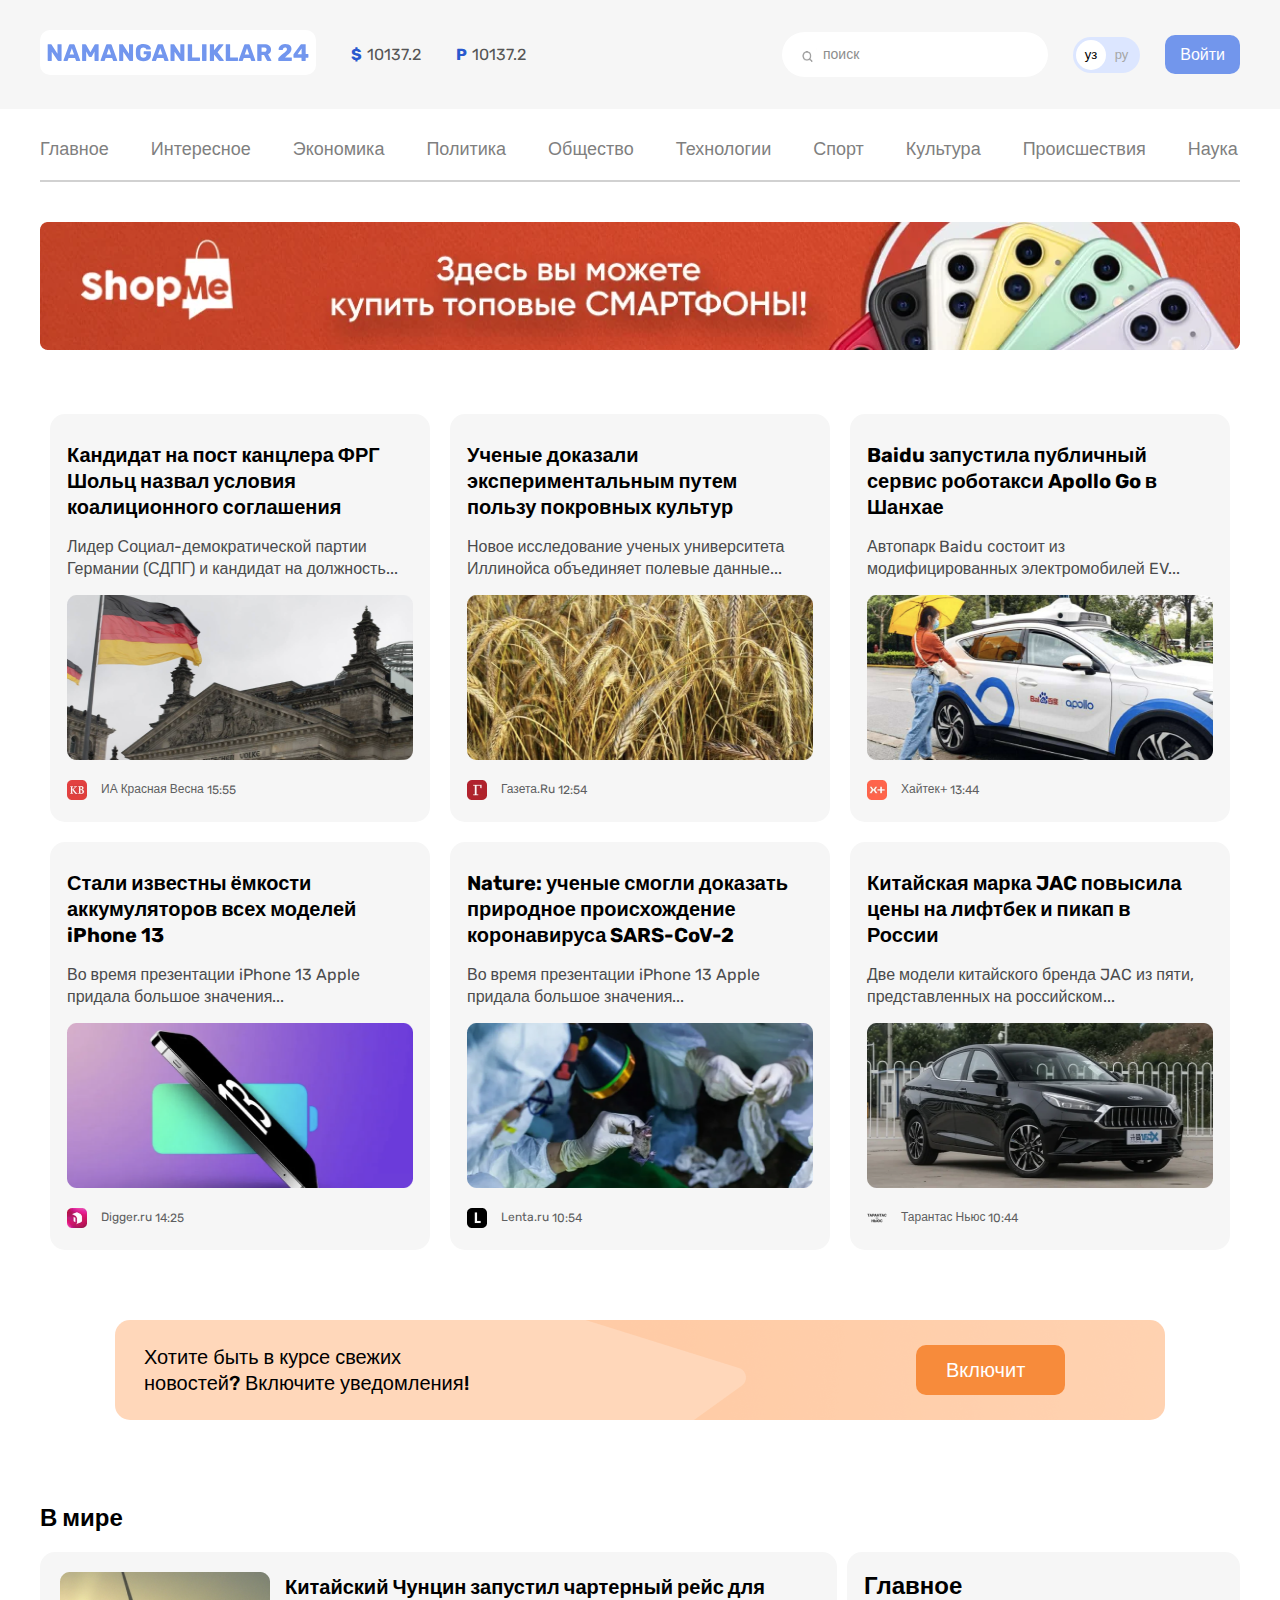
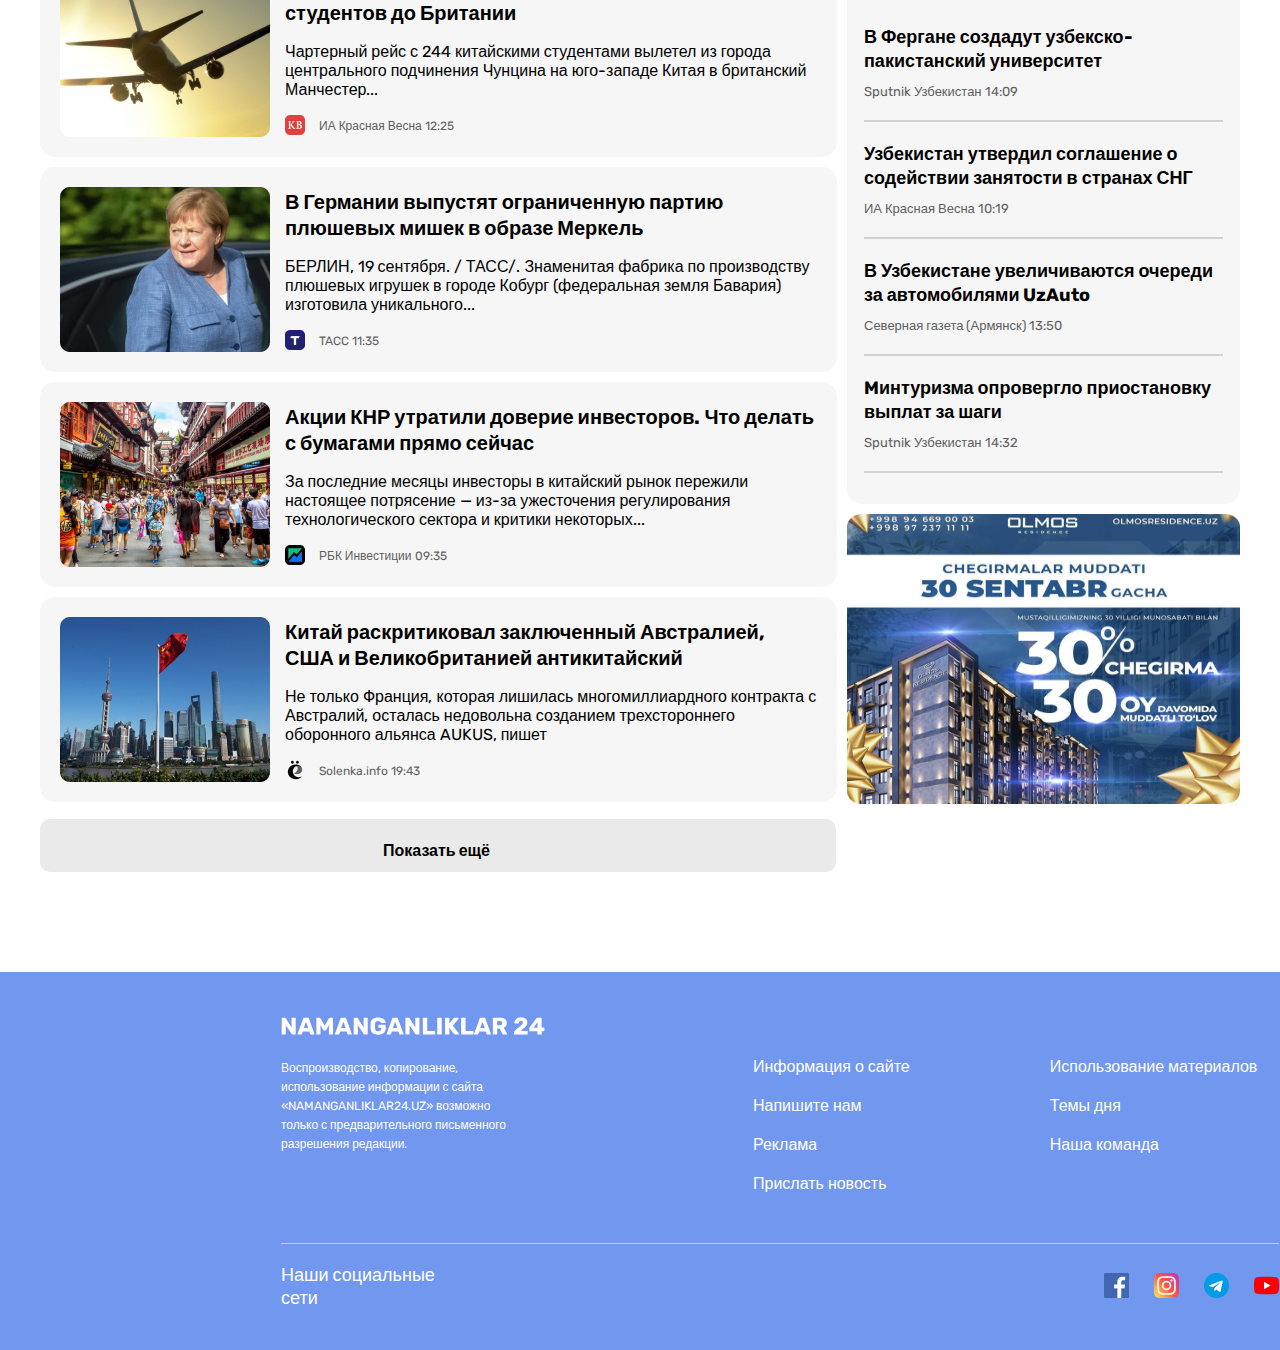
<file: index.html>
<!DOCTYPE html>
<html lang="en">
<head>
  <meta charset="UTF-8">
  <meta http-equiv="X-UA-Compatible" content="IE=edge">
  <meta name="viewport" content="width=device-width, initial-scale=1.0">
  <title>NAMANGANLIKLAR-24</title>
  <link rel="stylesheet" href="./css/main.css">
</head>
<body>

  <!-- =======================HEADER========================= -->

  <header>
    <div class="hero-box">
      <div class="container">

        <div class="header-second-box">

          <h1 class="visually-hidden">NAMANGANLIKLAR-24</h1>

          <a href="./index.html"> <img class="logo-img" src="./images/NAMANGANLIKLAR-24.svg" alt="logo-img" width="276" height="45">
          </a>

          <ul class="hero-list">

            <li class="hero-item">
              <a class="hero-link" href="#"><strong class="hero-dollars">$</strong>10137.2</a>
            </li>

            <li class="hero-item">
              <a class="hero-link" href="#"><strong class="hero-dollars">P</strong>10137.2</a>
            </li>

          </ul>

          <div class="hero-thind-box">
            <img class="hero-icon" src="./images/iconka-jpg.jpg" alt="icon-img" width="20" height="20">

            <p class="hero-search">поиск</p>
          </div>

          <div class="hero-box-ru">

            <div class="hero-box-uz">
              <p class="hero-language-change-yз">уз</p>
            </div>

            <p class="hero-language-change-py">ру</p>

          </div>

          <a class="hero-link-exit" href="#">Войти</a>

        </div>

      </div>
    </div>

    <div class="container">

      <div class="header-main">

        <ul class="header-main-item">

          <li class="header-main-list">
            <a class="header-main-link" href="./index.html" target="blank">Главное

            </a>
          </li>

          <li class="header-main-list">
            <a class="header-main-link" href="./index-2.html" target="blank">Интересное</a>
          </li>

          <li class="header-main-list">
            <a class="header-main-link" href="#" target="blank">Экономика</a>
          </li>

          <li class="header-main-list">
            <a class="header-main-link" href="#" target="blank">Политика</a>
          </li>

          <li class="header-main-list">
            <a class="header-main-link" href="#" target="blank">Общество</a>
          </li>

          <li class="header-main-list">
            <a class="header-main-link" href="./index-3.html" target="blank">Технологии</a>
          </li>

          <li class="header-main-list">
            <a class="header-main-link" href="#" target="blank">Спорт</a>
          </li>

          <li class="header-main-list">
            <a class="header-main-link" href="#
            " target="blank">Культура</a>
          </li>

          <li class="header-main-list">
            <a class="header-main-link" href="#" target="blank">Происшествия</a>
          </li>

          <li class="header-main-list">
            <a class="header-main-link" href="#" target="blank">Наука</a>
          </li>

        </ul>

        <span class="header-line"></span>

        <aside class="header-aside">
          <a class="header-advertisingh" href="https://shopme.uz/" target="blank"> <img class="header-advertising-shopme" src="./images/optimize-shopme-png.png" alt="reklama-img-shopme" width="1200" height="128"> </a>
        </aside>

      </div>

    </div>
  </header>

  <!-- ==========================MAIN======================== -->

  <main>
    <section>
      <div class="container">

        <div class="main-box">

          <h2 class="visually-hidden">yangiliklar</h2>

          <ul class="main-item">

            <li class="main-list">

              <h3 class="main-thirid-titl">
                <a class="main-list-link"  href="#" target="blank"> Кандидат на пост канцлера ФРГ Шольц назвал условия коалиционного соглашения</a>
              </h3>

              <p class="main-texst">Лидер Социал-демократической партии Германии (СДПГ) и кандидат на должность...</p>

              <img class="main-news-img" src="./images/image-png.png" alt="rasm" width="359" height="165">

              <img class="main-img-icon" src="./images/image-4.png" alt="rasm" width="20" height="20">

              <span  class="main-time-box"> ИА Красная Весна
                <time datetime="2021-12-04 22:17" class="main-news-time"> 15:55</time>
              </span>

            </li>

            <li class="main-list">

              <h3 class="main-thirid-titl">
                <a class="main-list-link" href="#" target="blank" >Ученые доказали экспериментальным путем пользу покровных культур</a>
              </h3>

              <p class="main-texst">Новое исследование ученых университета Иллинойса объединяет полевые данные... </p>

              <img class="main-news-img" src="./images/image-1.png" alt="rasm" width="359" height="165">

              <img class="main-img-icon" src="./images/image-55.png" alt="rasm" width="20" height="20">

              <span  class="main-time-box"> Газета.Ru
                <time datetime="2021-12-04 22:17" class="main-news-time"> 12:54</time>
              </span>

            </li>


            <li class="main-list">

              <h3 class="main-thirid-titl">
                <a class="main-list-link"  href="#" target="blank" > Baidu запустила публичный сервис роботакси Apollo Go в Шанхае</a>
              </h3>

              <p class="main-texst">Автопарк Baidu состоит из модифицированных электромобилей EV... </p>

              <img class="main-news-img" src="./images/image--4ng.png" alt="rasm" width="359" height="165">

              <img class="main-img-icon" src="./images/image-66.png" alt="rasm" width="20" height="20">

              <span  class="main-time-box"> Хайтек+
                <time datetime="2021-12-04 22:17" class="main-news-time"> 13:44</time>
              </span>

            </li>


            <li class="main-list">

              <h3 class="main-thirid-titl">
                <a class="main-list-link"  href="#" target="blank" > Стали известны ёмкости аккумуляторов всех моделей iPhone 13</a>
              </h3>

              <p class="main-texst">Во время презентации iPhone 13 Apple придала большое значения...</p>

              <img class="main-news-img" src="./images/image-88.png" alt="rasm" width="359" height="165">

              <img class="main-img-icon" src="./images/image-77.png" alt="rasm" width="20" height="20">

              <span  class="main-time-box"> Digger.ru
                <time datetime="2021-12-04 22:17" class="main-news-time"> 14:25</time>
              </span>
            </li>


            <li class="main-list">

              <h3 class="main-thirid-titl">
                <a class="main-list-link"  href="#" target="blank" >Nature: ученые смогли доказать природное происхождение коронавируса SARS-CoV-2</a>
              </h3>

              <p class="main-texst">Во время презентации iPhone 13 Apple придала большое значения...</p>

              <img class="main-news-img" src="./images/image-5.png" alt="rasm" width="359" height="165">

              <img class="main-img-icon" src="./images/image-81png.png" alt="rasm" width="20" height="20">

              <span  class="main-time-box"> Lenta.ru
                <time datetime="2021-12-04 22:17" class="main-news-time"> 10:54</time>
              </span>

            </li>


            <li class="main-list">

              <h3 class="main-thirid-titl">
                <a class="main-list-link"  href="#" target="blank" > Китайская марка JAC повысила цены на лифтбек и пикап в России</a>
              </h3>

              <p class="main-texst">Две модели китайского бренда JAC из пяти, представленных на российском...</p>

              <img class="main-news-img" src="./images/image-6.png" alt="rasm" width="359" height="165">

              <img class="main-img-icon" src="./images/image-99png.png" alt="rasm" width="20" height="20">

              <span class="main-time-box"> Тарантас Ньюс
                <time datetime="2021-12-04 22:17" class="main-news-time"> 10:44</time>

              </span>
            </li>

          </ul>
        </div>
      </div>
    </section>

    <!-- ==========================SITE-SECTION======================== -->

    <section>
      <div class="container">
        <div class="site-box">
          <h3  class="site-news">
            <a class="site-links" href="#" target="blank">
              Хотите быть в курсе свежих новостей?  Включите уведомления!
            </a>

          </h3>
          <a class="site-link" href="#">Включит </a>

        </div>

      </div>
    </section>

    <section>
      <div class="container">

        <h2 class="wrap-world">В мире</h2>
        <div class="wrap-wrapper-box">


          <div class="wrap-box">

            <ul class="wrap-item">

              <li class="wrap-list">

                <img class="wrap-img" src="./images/image-33-png.png" alt="rasm-bor" width="210" height="165">

                <div class="wrap-boxs">

                  <h3 class="wrap-news-list">
                    <a  class="wrap-news-link" href="#" target="blank">Китайский Чунцин запустил чартерный рейс для студентов до Британии
                    </a>
                  </h3>

                  <p class="wrap-text-item">Чартерный рейс с 244 китайскими студентами вылетел из города центрального подчинения Чунцина на юго-западе Китая в британский Манчестер...</p>

                  <img class="wrap-img-icon" src="./images/image-321-png.png" alt="icon-img" width="20" height="20">

                  <span class="wrap-box-time">ИА Красная Весна <time  class="wrap-time"        datetime="2021-12-08 12:25">12:25</time> </span>
                </div>

              </li>

              <li class="wrap-list">

                <img class="wrap-img" src="./images/image-127-.png" alt="rasm-bor" width="210" height="165">

                <div class="wrap-boxs">

                  <h3 class="wrap-news-list">
                    <a  class="wrap-news-link" href="#" target="blank">В Германии выпустят ограниченную партию плюшевых мишек в образе Меркель
                    </a>
                  </h3>

                  <p class="wrap-text-item">БЕРЛИН, 19 сентября. / ТАСС/. Знаменитая фабрика по производству плюшевых игрушек в городе Кобург (федеральная земля Бавария) изготовила уникального...</p>

                  <img class="wrap-img-icon" src="./images/image-322.png" alt="icon-img" width="20" height="20">

                  <span class="wrap-box-time">TACC <time  class="wrap-time"        datetime="2021-12-08 11:35"> 11:35</time> </span>
                </div>

              </li>

              <li class="wrap-list">

                <img class="wrap-img" src="./images/image-128-png.png" alt="rasm-bor" width="210" height="165">

                <div class="wrap-boxs">

                  <h3 class="wrap-news-list">
                    <a class="wrap-news-link" href="#" target="blank">Акции КНР утратили доверие инвесторов. Что делать с бумагами прямо сейчас
                    </a>
                  </h3>

                  <p class="wrap-text-item">За последние месяцы инвесторы в китайский рынок пережили настоящее потрясение — из-за ужесточения регулирования технологического сектора и критики некоторых...</p>

                  <img class="wrap-img-icon" src="./images/image-323-png.png" alt="icon-img" width="20" height="20">

                  <span class="wrap-box-time">РБК Инвестиции <time  class="wrap-time"        datetime="2021-12-08 09:35"> 09:35</time> </span>
                </div>

              </li>

              <li class="wrap-list">

                <img class="wrap-img" src="./images/image-129-png.png" alt="rasm-bor" width="210" height="165">

                <div class="wrap-boxs">

                  <h3 class="wrap-news-list">

                    <a class="wrap-news-link" href="#" target="blank">Китай раскритиковал заключенный Австралией, США и Великобританией антикитайский
                    </a>

                  </h3>

                  <p class="wrap-text-item">Не только Франция, которая лишилась многомиллиардного контракта с Австралий, осталась недовольна созданием трехстороннего оборонного альянса AUKUS, пишет</p>

                  <img class="wrap-img-icon" src="./images/image-324.png" alt="icon-img" width="20" height="20">

                  <span class="wrap-box-time">Solenka.info<time  class="wrap-time"        datetime="2021-12-08 19:43"> 19:43</time> </span>
                </div>

              </li>

              <li class="wrap-lists">
                <div class="wrap-box-new">
                  <a class="wrap-slider-link" href="#" target="blank"> <h4 class="wrap-slider">Показать ещё </h4></a>
                </div>

              </li>


            </ul>
          </div>




          <div class="wrapper-box">
            <ul class="wrapper-item">

              <li class="wrapper-list">

                <a  class="wrap-slider-link" href="#" target="blank"> <h2 class="wrapper-main-ititl">Главное</h2></a>

                <h3 class="wrapper-titl">
                  <a class="wrapper-titl-link" href="#" target="blank"> В Фергане создадут узбекско-пакистанский университет</a>

                </h3>
                <span class="wrapper-time-text">Sputnik Узбекистан <time class="wrapper-time"   datetime="2021-12-08 14:30">14:09</time></span>

                <span class="wrapper-line"></span>

                <h3 class="wrapper-titl">
                  <a class="wrapper-titl-link" href="#" target="blank">Узбекистан утвердил соглашение о содействии занятости в странах СНГ
                  </a>
                </h3>

                <span class="wrapper-time-text">ИА Красная Весна <time class="wrapper-time"   datetime="2021-12-08 10:19">10:19</time></span>

                <span class="wrapper-line"></span>

                <h3 class="wrapper-titl">  <a class="wrapper-titl-link" href="#" target="blank">В Узбекистане увеличиваются очереди за автомобилями UzAuto
                </a>
              </h3>

              <span class="wrapper-time-text">Северная газета (Армянск)  <time class="wrapper-time"   datetime="2021-12-08 13:50">13:50</time></span>

              <span class="wrapper-line"></span>


              <h3 class="wrapper-titl">
                <a class="wrapper-titl-link" href="#" target="blank">Mинтуризма опровергло приостановку выплат за шаги</a>
              </h3>

              <span class="wrapper-time-text">Sputnik Узбекистан <time class="wrapper-time"   datetime="2021-12-08 14:32">14:32</time></span>

              <span class="wrapper-line"></span>

            </li>

            <li>

              <aside class="wrapper-aside">
                <a class="wrapper-link-banner" href="https://olmosresidence.uz/" target="blank">  <img class="wrapper-img-banner" src="./images/image-4-png.png" alt="reklama-img" width="393" height="290"></a>
              </aside>
            </li>

          </ul>

        </div>

      </div>

    </div>
  </section>
</main>

<!-- ==========================FOOTER========================= -->

<footer>
  <div class="container">
    <div class="footer-box ">

      <div  class="footer-boxs">

        <a class="basket-link" class="footer-img-link" href="#" target="blank">  <img class="footer-img-logo"  src="./images/logo--svg.svg" alt="logo-img" width="264" height="28"></a>

        <a class="basket-link" href="#" target="blank"> <p class="footer-text">Воспроизводство, копирование, использование информации с сайта «NAMANGANLIKLAR24.UZ» возможно только с предварительного письменного разрешения редакции.
        </p>
      </a>

    </div>

    <ul class="footer-item" >
      <li class="footer-list" >
        <a class="basket-link" href="#" target="blank">     <p  class="footer-referense">Информация о сайте</p>
        </a>

        <a class="basket-link" href="./index-4.html" target="blank"><p class="footer-referense" >Напишите нам</p>
        </a>

        <a class="basket-link" href="#" target="blank"><p class="footer-referense" >Реклама</p>
        </a>

        <a class="basket-link" href="#" target="blank"><p class="footer-referense" >Прислать новость</p>
        </a>

      </li>

      <li class="footer-list">

        <a class="basket-link" href="#" target="blank"><p class="footer-referense" >Использование материалов</p>
        </a>

        <a class="basket-link" href="#" target="blank"><p class="footer-referense" >Темы дня</p>
        </a>

        <a class="basket-link" href="#" target="blank"><p class="footer-referense" >Наша команда </p>
        </a>

      </li>
    </ul>

  </div>

  <span class="footer-line"></span>

  <!-- ===================features-box========================= -->

  <div class="features-box">
    <p class="footer-user">Наши социальные сети</p>

    <a class="footer-social-network-link " href="#" target="blank"> <img class="footer-social--network-img"  src="./images/image-123.png" alt="social-network-icon-img" width="25" height="25">
    </a>

    <a class="footer-social-network-link" href="#" target="blank"> <img  class="footer-social--network-img" src="./images/free-icon-124-png.png" alt="social-network-icon-img" width="25" height="25">
    </a>

    <a class="footer-social-network-link" href="#" target="blank"><img class="footer-social--network-img"  src="./images/image-125-png.png" alt="social-network-icon-img" width="25" height="25">
    </a>

    <a class="footer-social-network-link" href="#" target="blank"> <img  class="footer-social--network-img" src="./images/free-icon-126-png.png" alt="social-network-icon-img" width="25" height="25">
    </a>
  </div>

</div>

</footer>

</body>
</html>
</file>
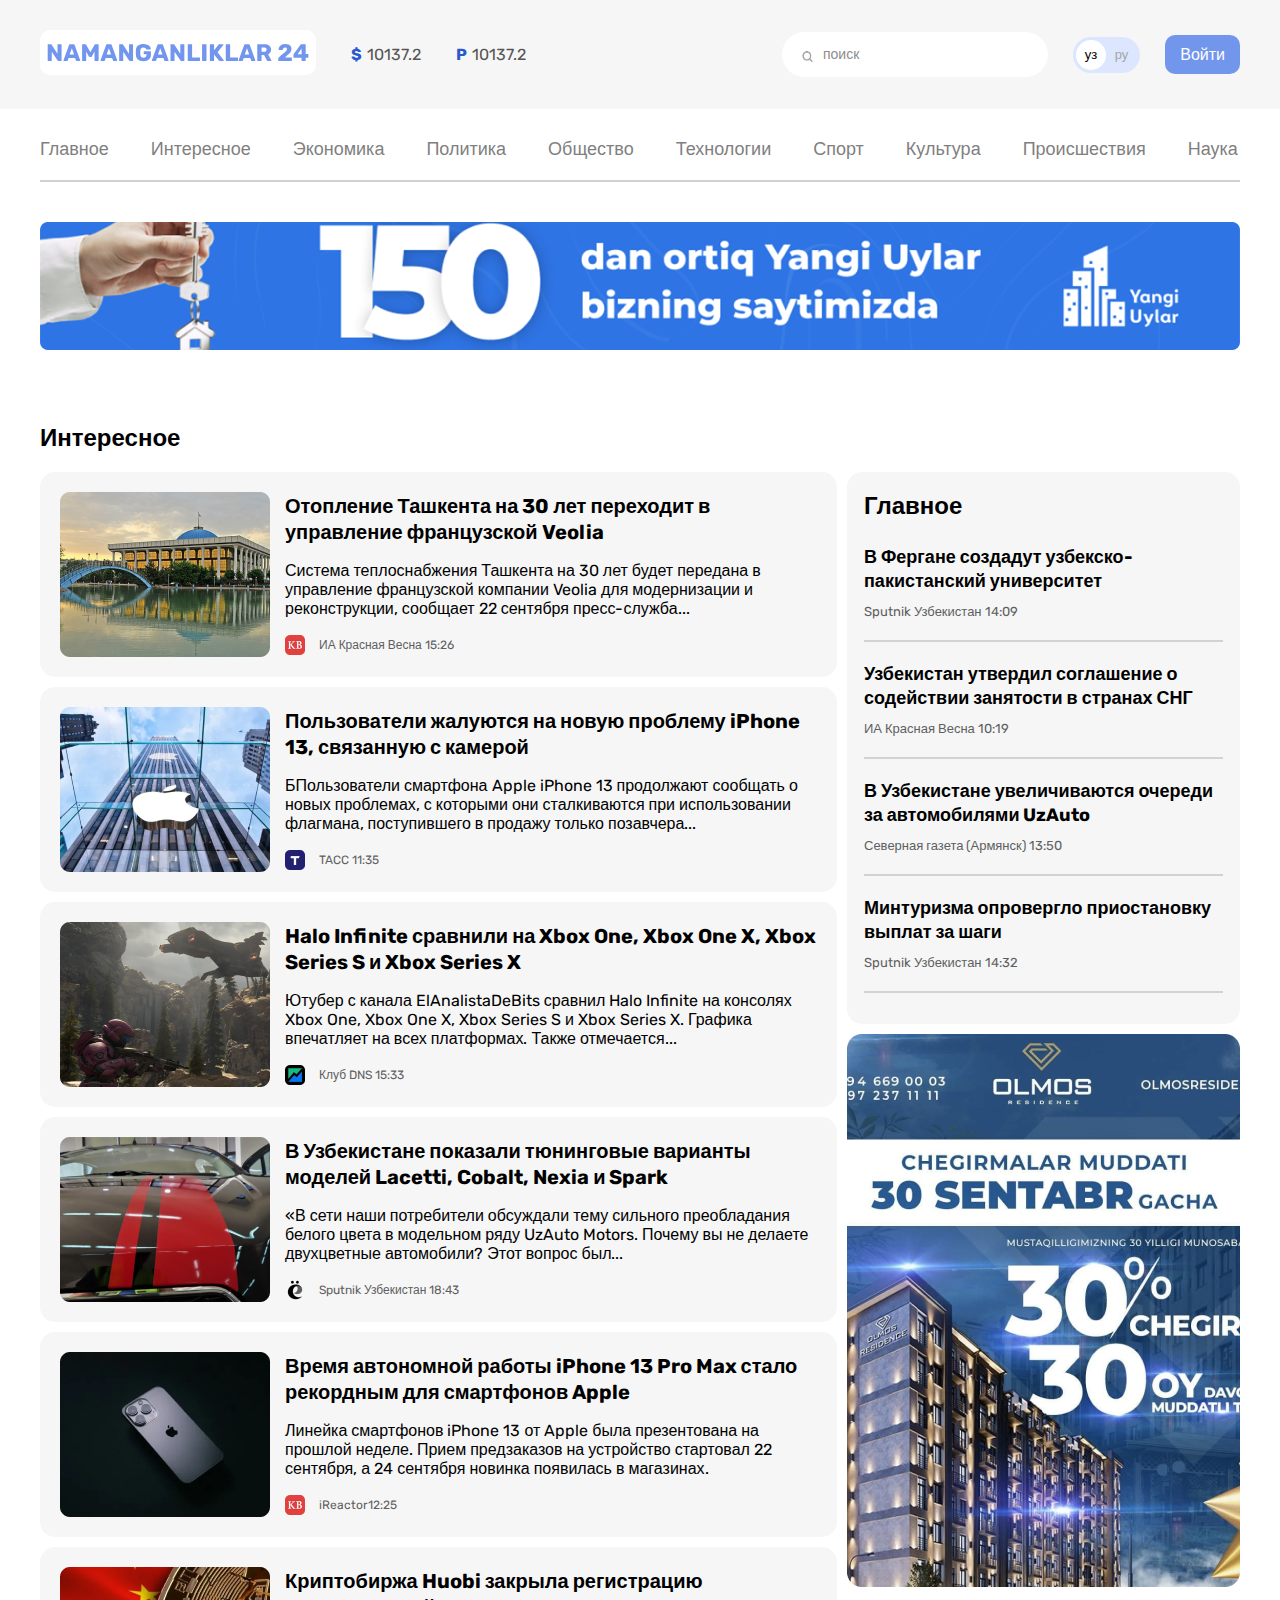
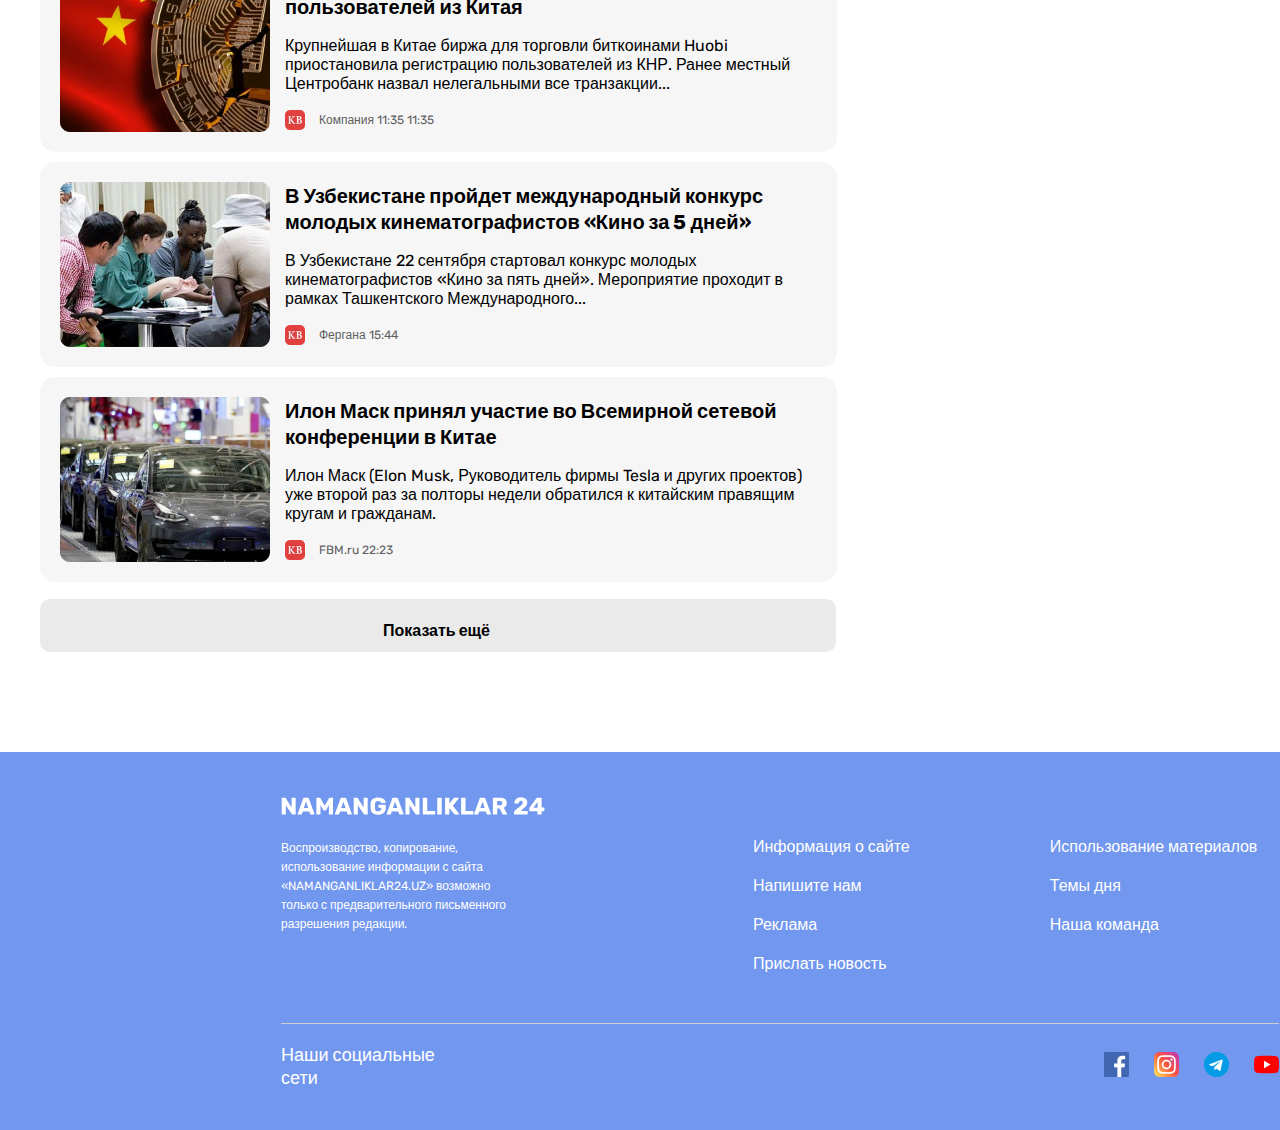
<file: index-2.html>
<!DOCTYPE html>
<html lang="en">
<head>
  <meta charset="UTF-8">
  <meta http-equiv="X-UA-Compatible" content="IE=edge">
  <meta name="viewport" content="width=device-width, initial-scale=1.0">
  <title>NAMANGANLIKLAR-24</title>
  <link rel="stylesheet" href="./css/main.css">
</head>
<body>

  <!-- =======================HEADER========================= -->

  <header>
    <div class="hero-box">
      <div class="container">

        <div class="header-second-box">

          <h1 class="visually-hidden">NAMANGANLIKLAR-24</h1>

          <a href="./index.html"> <img class="logo-img" src="./images/NAMANGANLIKLAR-24.svg" alt="logo-img" width="276" height="45">
          </a>

          <ul class="hero-list">

            <li class="hero-item">
              <a class="hero-link" href="#"><strong class="hero-dollars">$</strong>10137.2</a>
            </li>

            <li class="hero-item">
              <a class="hero-link" href="#"><strong class="hero-dollars">P</strong>10137.2</a>
            </li>

          </ul>

          <div class="hero-thind-box">
            <img class="hero-icon" src="./images/iconka-jpg.jpg" alt="icon-img" width="20" height="20">

            <p class="hero-search">поиск</p>
          </div>

          <div class="hero-box-ru">

            <div class="hero-box-uz">
              <p class="hero-language-change-yз">уз</p>
            </div>

            <p class="hero-language-change-py">ру</p>

          </div>

          <a class="hero-link-exit" href="#">Войти</a>

        </div>

      </div>
    </div>

    <div class="container">

      <div class="header-main">

        <ul class="header-main-item">

          <li class="header-main-list">
            <a class="header-main-link" href="./index.html" target="blank">Главное</a>
          </li>

          <li class="header-main-list">
            <a class="header-main-link" href="#" target="blank">Интересное</a>
          </li>

          <li class="header-main-list">
            <a class="header-main-link" href="#" target="blank">Экономика</a>
          </li>

          <li class="header-main-list">
            <a class="header-main-link" href="#" target="blank">Политика</a>
          </li>

          <li class="header-main-list">
            <a class="header-main-link" href="#" target="blank">Общество</a>
          </li>

          <li class="header-main-list">
            <a class="header-main-link" href="./index-3.html" target="blank">Технологии</a>
          </li>

          <li class="header-main-list">
            <a class="header-main-link" href="#" target="blank">Спорт</a>
          </li>

          <li class="header-main-list">
            <a class="header-main-link" href="#
            " target="blank">Культура</a>
          </li>

          <li class="header-main-list">
            <a class="header-main-link" href="#" target="blank">Происшествия</a>
          </li>

          <li class="header-main-list">
            <a class="header-main-link" href="#" target="blank">Наука</a>
          </li>

        </ul>

        <span class="header-line"></span>

        <aside class="header-aside">
          <a class="header-advertisingh" href="https://yangiuylar.uz/" target="blank"> <img class="header-advertising-shopme" src="./images/image-201-png.png" alt="reklama-img-shopme" width="1200" height="128"> </a>
        </aside>

      </div>

    </div>
  </header>

  <!-- ==========================MAIN======================== -->

  <main>

    <section>
      <div class="container">

        <h2 class="wrap-world">Интересное</h2>
        <div class="wrap-wrapper-box">


          <div class="wrap-box">

            <ul class="wrap-item">

              <li class="wrap-list">

                <img class="wrap-img" src="./images/image-31.png" alt="rasm-bor" width="210" height="165">

                <div class="wrap-boxs">

                  <h3 class="wrap-news">
                    <a  class="wrap-news-link" href="#" target="blank">Отопление Ташкента на 30 лет переходит в управление французской Veolia
                    </a>
                  </h3>

                  <p class="wrap-texts">Система теплоснабжения Ташкента на 30 лет будет передана в управление французской компании Veolia для модернизации и реконструкции, сообщает 22 сентября пресс-служба...</p>

                  <img class="wrap-img-icon" src="./images/image-321-png.png" alt="icon-img" width="20" height="20">

                  <span class="wrap-box-time">ИА Красная Весна <time  class="wrap-time"        datetime="2021-12-08 12:25">15:26</time> </span>
                </div>

              </li>

              <li class="wrap-list">

                <img class="wrap-img" src="./images/image32.png" alt="rasm-bor" width="210" height="165">

                <div class="wrap-boxs">

                  <h3 class="wrap-news">
                    <a  class="wrap-news-link" href="#" target="blank"> Пользователи жалуются на новую проблему iPhone 13, связанную с камерой
                    </a>

                  </h3>
                  <p class="wrap-texts">БПользователи смартфона Apple iPhone 13 продолжают сообщать о новых проблемах, с которыми они сталкиваются при использовании флагмана, поступившего в продажу только позавчера...</p>

                  <img class="wrap-img-icon" src="./images/image-322.png" alt="icon-img" width="20" height="20">

                  <span class="wrap-box-time">TACC <time  class="wrap-time"        datetime="2021-12-08 11:35"> 11:35</time> </span>
                </div>

              </li>

              <li class="wrap-list">

                <img class="wrap-img" src="./images/image-33.png" alt="rasm-bor" width="210" height="165">

                <div class="wrap-boxs">

                  <h3 class="wrap-news">
                    <a class="wrap-news-link" href="#" target="blank">Halo Infinite сравнили на Xbox One, Xbox One X, Xbox Series S и Xbox Series X
                    </a>
                  </h3>

                  <p class="wrap-texts">Ютубер с канала ElAnalistaDeBits сравнил Halo Infinite на консолях Xbox One, Xbox One X, Xbox Series S и Xbox Series X. Графика впечатляет на всех платформах. Также отмечается...</p>

                  <img class="wrap-img-icon" src="./images/image-323-png.png" alt="icon-img" width="20" height="20">

                  <span class="wrap-box-time">Клуб DNS <time  class="wrap-time"        datetime="2021-12-08 15:33"> 15:33</time> </span>
                </div>

              </li>

              <li class="wrap-list">

                <img class="wrap-img" src="./images/image34png.png" alt="rasm-bor" width="210" height="165">

                <div class="wrap-boxs">

                  <h3 class="wrap-news">
                    <a class="wrap-news-link" href="#" target="blank">В Узбекистане показали тюнинговые варианты моделей Lacetti, Cobalt, Nexia и Spark
                    </a>
                  </h3>

                  <p class="wrap-texts">«В сети наши потребители обсуждали тему сильного преобладания белого цвета в модельном ряду UzAuto Motors. Почему вы не делаете двухцветные автомобили? Этот вопрос был...</p>

                  <img class="wrap-img-icon" src="./images/image-324.png" alt="icon-img" width="20" height="20">

                  <span class="wrap-box-time">Sputnik Узбекистан<time  class="wrap-time" datetime="2021-12-08 18:43"> 18:43</time> </span>
                </div>

              </li>


              <li class="wrap-list">

                <img class="wrap-img" src="./images/image36png" alt="rasm-bor" width="210" height="165">

                <div class="wrap-boxs">

                  <h3 class="wrap-news">
                    <a  class="wrap-news-link" href="#" target="blank">Время автономной работы iPhone 13 Pro Max стало рекордным для смартфонов Apple
                    </a>
                  </h3>

                  <p class="wrap-texts">Линейка смартфонов iPhone 13 от Apple была презентована на прошлой неделе. Прием предзаказов на устройство стартовал 22 сентября, а 24 сентября новинка появилась в магазинах.</p>

                  <img class="wrap-img-icon" src="./images/image-321-png.png" alt="icon-img" width="20" height="20">

                  <span class="wrap-box-time">iReactor<time  class="wrap-time" datetime="2021-12-08 12:25">12:25</time> </span>
                </div>

              </li>


              <li class="wrap-list">

                <img class="wrap-img" src="./images/image41png.png" alt="rasm-bor" width="210" height="165">

                <div class="wrap-boxs">

                  <h3 class="wrap-news">
                    <a  class="wrap-news-link" href="#" target="blank">Криптобиржа Huobi закрыла регистрацию пользователей из Китая
                    </a>
                  </h3>

                  <p class="wrap-texts">Крупнейшая в Китае биржа для торговли биткоинами Huobi приостановила регистрацию пользователей из КНР. Ранее местный Центробанк назвал нелегальными все транзакции...</p>

                  <img class="wrap-img-icon" src="./images/image-321-png.png" alt="icon-img" width="20" height="20">

                  <span class="wrap-box-time">Компания 11:35<time  class="wrap-time" datetime="2021-12-08 11:35"> 11:35</time> </span>
                </div>

              </li>


              <li class="wrap-list">

                <img class="wrap-img" src="./images/image42.png" alt="rasm-bor" width="210" height="165">

                <div class="wrap-boxs">

                  <h3 class="wrap-news">
                    <a  class="wrap-news-link" href="#" target="blank">В Узбекистане пройдет международный конкурс молодых кинематографистов «Кино за 5 дней»
                    </a>
                  </h3>

                  <p class="wrap-texts">В Узбекистане 22 сентября стартовал конкурс молодых кинематографистов «Кино за пять дней». Мероприятие проходит в рамках Ташкентского Международного...</p>

                  <img class="wrap-img-icon" src="./images/image-321-png.png" alt="icon-img" width="20" height="20">

                  <span class="wrap-box-time">Фергана<time  class="wrap-time"        datetime="2021-12-08 15:44"> 15:44</time> </span>
                </div>

              </li>


              <li class="wrap-list">

                <img class="wrap-img" src="./images/image43.png" alt="rasm-bor" width="210" height="165">

                <div class="wrap-boxs">

                  <h3 class="wrap-news">
                    <a  class="wrap-news-link" href="./index-3.html" target="blank">Илон Маск принял участие во Всемирной сетевой конференции в Китае
                    </a>
                  </h3>

                  <p class="wrap-texts">Илон Маск (Elon Musk, Руководитель фирмы Tesla и других проектов) уже второй раз за полторы недели обратился к китайским правящим кругам и гражданам.</p>

                  <img class="wrap-img-icon" src="./images/image-321-png.png" alt="icon-img" width="20" height="20">

                  <span class="wrap-box-time">FBM.ru<time  class="wrap-time"        datetime="2021-12-08 22:23"> 22:23</time> </span>
                </div>

              </li>

              <li class="wrap-lists">
                <div class="wrap-box-new">
                  <h4 class="wrap-slider">Показать ещё </h4>
                </div>

              </li>




            </ul>
          </div>




          <div class="wrapper-box">
            <ul class="wrapper-item">

              <li class="wrapper-list">

                <h2 class="wrapper-main-ititl">Главное</h2>

                <h3 class="wrapper-titl">
                  <a class="wrapper-titl-link" href="#" target="blank"> В Фергане создадут узбекско-пакистанский университет</a>
                </h3>

                <span class="wrapper-time-text">Sputnik Узбекистан <time class="wrapper-time" datetime="2021-12-08 14:30">14:09</time></span>

                <span class="wrapper-line"></span>

                <h3 class="wrapper-titl">
                  <a class="wrapper-titl-link" href="#" target="blank">Узбекистан утвердил соглашение о содействии занятости в странах СНГ
                  </a>
                </h3>

                <span class="wrapper-time-text">ИА Красная Весна <time class="wrapper-time" datetime="2021-12-08 10:19">10:19</time></span>

                <span class="wrapper-line"></span>

                <h3 class="wrapper-titl">
                  <a class="wrapper-titl-link" href="#" target="blank"> В Узбекистане увеличиваются очереди за автомобилями UzAuto
                  </a>
                </h3>

                <span class="wrapper-time-text">Северная газета (Армянск)  <time class="wrapper-time" datetime="2021-12-08 13:50">13:50</time></span>

                <span class="wrapper-line"></span>


                <h3 class="wrapper-titl">
                  <a class="wrapper-titl-link" href="#" target="blank">Минтуризма опровергло приостановку выплат за шаги</a>
                </h3>

                <span class="wrapper-time-text">Sputnik Узбекистан <time class="wrapper-time" datetime="2021-12-08 14:32">14:32</time></span>

                <span class="wrapper-line"></span>

              </li>

              <li>

                <aside class="wrapper-aside">
                  <a class="wrapper-link-banner" href="https://olmosresidence.uz/" target="blank">  <img class="wrapper-img-banners" src="./images/image44.png" alt="reklama-img" width="393" height="553"></a>
                </aside>

              </li>

            </ul>

          </div>

        </div>

      </div>
    </section>
  </main>

  <!-- ==========================FOOTER========================= -->

  <footer>
    <div class="container">
      <div class="footer-box ">

        <div  class="footer-boxs">

          <a class="basket-link" class="footer-img-link" href="#" target="blank">  <img class="footer-img-logo"  src="./images/logo--svg.svg" alt="logo-img" width="264" height="28"></a>

          <a class="basket-link" href="#" target="blank"> <p class="footer-text">Воспроизводство, копирование, использование информации с сайта «NAMANGANLIKLAR24.UZ» возможно только с предварительного письменного разрешения редакции.
          </p>
        </a>

      </div>

      <ul class="footer-item" >
        <li class="footer-list" >
          <a class="basket-link" href="#" target="blank">     <p  class="footer-referense">Информация о сайте</p>
          </a>

          <a class="basket-link" href="./index-4.html" target="blank"><p class="footer-referense" >Напишите нам</p>
          </a>

          <a class="basket-link" href="#" target="blank"><p class="footer-referense" >Реклама</p>
          </a>

          <a class="basket-link" href="#" target="blank"><p class="footer-referense" >Прислать новость</p>
          </a>

        </li>

        <li class="footer-list">

          <a class="basket-link" href="#" target="blank"><p class="footer-referense" >Использование материалов</p>
          </a>

          <a class="basket-link" href="#" target="blank"><p class="footer-referense" >Темы дня</p>
          </a>

          <a class="basket-link" href="#" target="blank"><p class="footer-referense" >Наша команда </p>
          </a>

        </li>
      </ul>

    </div>

    <span class="footer-line"></span>

      <!-- ===================features-box========================= -->

      <div class="features-box">
        <p class="footer-user">Наши социальные сети</p>

        <a class="footer-social-network-link " href="#" target="blank">      <img class="footer-social--network-img"  src="./images/image-123.png" alt="social-network-icon-img" width="25" height="25">
        </a>

        <a class="footer-social-network-link" href="#" target="blank">      <img  class="footer-social--network-img" src="./images/free-icon-124-png.png" alt="social-network-icon-img" width="25" height="25">
        </a>

        <a class="footer-social-network-link" href="#" target="blank">      <img class="footer-social--network-img"  src="./images/image-125-png.png" alt="social-network-icon-img" width="25" height="25">
        </a>

        <a class="footer-social-network-link" href="#" target="blank">      <img  class="footer-social--network-img" src="./images/free-icon-126-png.png" alt="social-network-icon-img" width="25" height="25">
        </a>
      </div>

    </div>

  </footer>

</body>
</html>
</file>
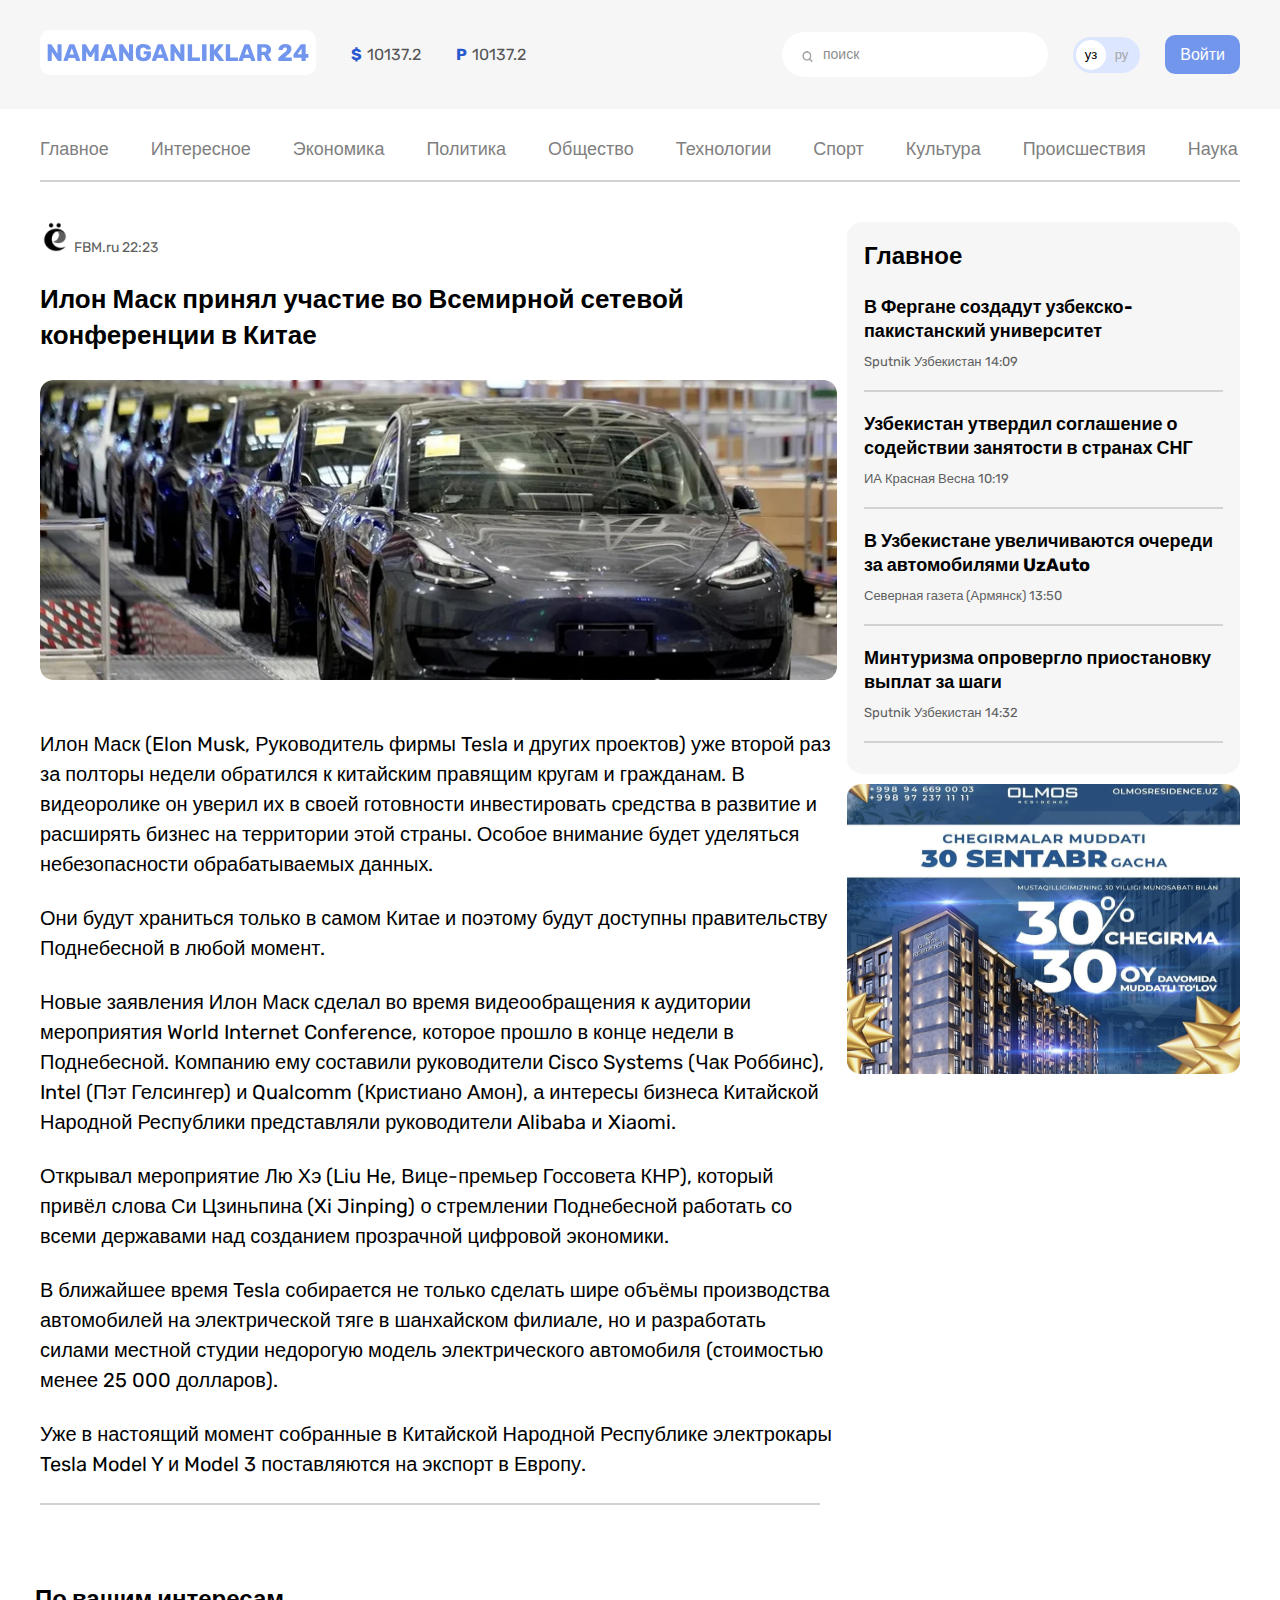
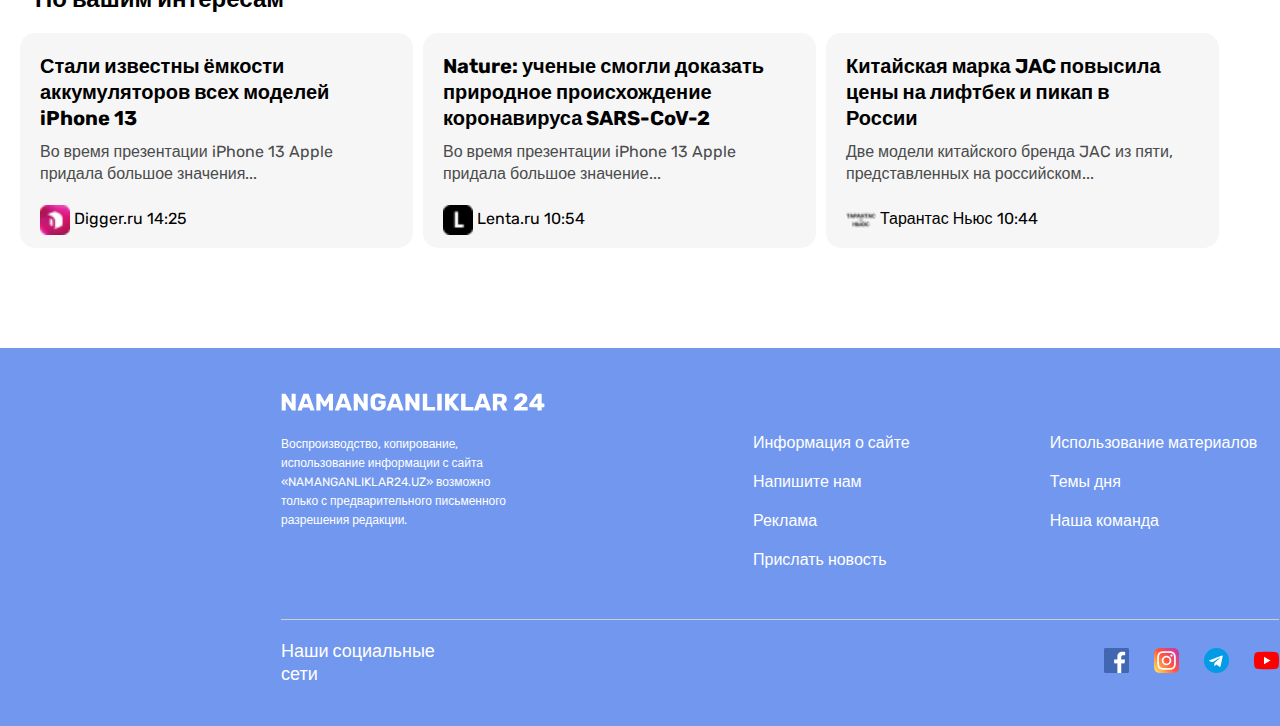
<file: index-3.html>
<!DOCTYPE html>
<html lang="ru">
<head>
  <meta charset="UTF-8">
  <meta http-equiv="X-UA-Compatible" content="IE=edge">
  <meta name="viewport" content="width=device-width, initial-scale=1.0">
  <title>NAMANGANLIKLAR-24</title>
  <link rel="stylesheet" href="./css/main.css">
</head>
<body>

  <!-- =======================HEADER========================= -->

  <header>
    <div class="hero-box">
      <div class="container">

        <div class="header-second-box">

          <h1 class="visually-hidden">NAMANGANLIKLAR-24</h1>

          <a href="./index.html"> <img class="logo-img" src="./images/NAMANGANLIKLAR-24.svg" alt="logo-img" width="276" height="45">
          </a>

          <ul class="hero-list">

            <li class="hero-item">
              <a class="hero-link" href="#"><strong class="hero-dollars">$</strong>10137.2</a>
            </li>

            <li class="hero-item">
              <a class="hero-link" href="#"><strong class="hero-dollars">P</strong>10137.2</a>
            </li>

          </ul>

          <div class="hero-thind-box">
            <img class="hero-icon" src="./images/iconka-jpg.jpg" alt="icon-img" width="20" height="20">

            <p class="hero-search">поиск</p>
          </div>

          <div class="hero-box-ru">

            <div class="hero-box-uz">
              <p class="hero-language-change-yз">уз</p>
            </div>

            <p class="hero-language-change-py">ру</p>

          </div>

          <a class="hero-link-exit" href="#">Войти</a>

        </div>

      </div>
    </div>

    <div class="container">

      <div class="header-main">

        <ul class="header-main-item">

          <li class="header-main-list">
            <a class="header-main-link" href="./index.html" target="blank">Главное</a>
          </li>

          <li class="header-main-list">
            <a class="header-main-link" href="./index-2.html" target="blank">Интересное</a>
          </li>

          <li class="header-main-list">
            <a class="header-main-link" href="#" target="blank">Экономика</a>
          </li>

          <li class="header-main-list">
            <a class="header-main-link" href="#" target="blank">Политика</a>
          </li>

          <li class="header-main-list">
            <a class="header-main-link" href="#" target="blank">Общество</a>
          </li>

          <li class="header-main-list">
            <a class="header-main-link" href="#" target="blank">Технологии</a>
          </li>

          <li class="header-main-list">
            <a class="header-main-link" href="#" target="blank">Спорт</a>
          </li>

          <li class="header-main-list">
            <a class="header-main-link" href="#
            " target="blank">Культура</a>
          </li>

          <li class="header-main-list">
            <a class="header-main-link" href="#" target="blank">Происшествия</a>
          </li>

          <li class="header-main-list">
            <a class="header-main-link" href="#" target="blank">Наука</a>
          </li>

        </ul>

        <span class="header-line"></span>

      </div>

    </div>
  </header>

  <!-- ==========================MAIN======================== -->
  <main>
    <section>
      <div class="container">
        <div class="wraps-box">

          <div class="wrap-second-box">

            <img src="./images/image--44--png.png" alt="icon-img" width="30" height="30">

            <span class="wrap-span-time">FBM.ru <time class="wrap-time" datetime="2021-12-09 22:23">22:23</time> </span>

            <h2 class="visually-hidden">yangiliklar</h2>

            <h3 class="wrap-titl">Илон Маск принял участие во Всемирной сетевой конференции в Китае</h3>

            <img class="wrap-img-tesla" src="./images/image--45--png.png" alt="tesla-img" width="797" height="300">

            <p class="wrap-text">Илон Маск (Elon Musk, Руководитель фирмы Tesla и других проектов) уже второй раз за полторы недели обратился к китайским правящим кругам и гражданам. В видеоролике он уверил их в своей готовности инвестировать средства в развитие и расширять бизнес на территории этой страны. Особое внимание будет уделяться небезопасности обрабатываемых данных. </p>

            <p class="wrap-text">Они будут храниться только в самом Китае и поэтому будут доступны правительству Поднебесной в любой момент.</p>

            <p class="wrap-text">Новые заявления Илон Маск сделал во время видеообращения к аудитории мероприятия World Internet Conference, которое прошло в конце недели в Поднебесной. Компанию ему составили руководители Cisco Systems (Чак Роббинс), Intel (Пэт Гелсингер) и Qualcomm (Кристиано Амон), а интересы бизнеса Китайской Народной Республики представляли руководители Alibaba и Xiaomi. </p>

            <p class="wrap-text">Открывал мероприятие Лю Хэ (Liu He, Вице-премьер Госсовета КНР), который привёл слова Си Цзиньпина (Xi Jinping) о стремлении Поднебесной работать со всеми державами над созданием прозрачной цифровой экономики.</p>

            <p class="wrap-text">В ближайшее время Tesla собирается не только сделать шире объёмы производства автомобилей на электрической тяге в шанхайском филиале, но и разработать силами местной студии недорогую модель электрического автомобиля (стоимостью менее 25 000 долларов).</p>

            <p class="wrap-text"> Уже в настоящий момент собранные в Китайской Народной Республике электрокары Tesla Model Y и Model 3 поставляются на экспорт в Европу.</p>

            <span class="wrap-line"></span>
          </div>


          <div class="wrapper-box">
            <ul class="wrapper-item">

              <li class="wrapper-list">

                <h2 class="wrapper-main-ititl">Главное</h2>

                <a class="wrapper-titl-link" href="#" target="blank"> <h3 class="wrapper-titl">В Фергане создадут узбекско-пакистанский университет</h3></a>

                <span class="wrapper-time-text">Sputnik Узбекистан <time class="wrapper-time" datetime="2021-12-08 14:30">14:09</time></span>

                <span class="wrapper-line"></span>

                <h3 class="wrapper-titl">
                  <a class="wrapper-titl-link" href="#" target="blank"> Узбекистан утвердил соглашение о содействии занятости в странах СНГ
                  </a>
                </h3>

                <span class="wrapper-time-text">ИА Красная Весна <time class="wrapper-time" datetime="2021-12-08 10:19">10:19</time></span>

                <span class="wrapper-line"></span>

                <h3 class="wrapper-titl">
                  <a class="wrapper-titl-link" href="#" target="blank">В Узбекистане увеличиваются очереди за автомобилями UzAuto
                  </a>
                </h3>

                <span class="wrapper-time-text">Северная газета (Армянск)  <time class="wrapper-time" datetime="2021-12-08 13:50">13:50</time></span>

                <span class="wrapper-line"></span>


                <h3 class="wrapper-titl">
                  <a class="wrapper-titl-link" href="#" target="blank">Минтуризма опровергло приостановку выплат за шаги</a>
                </h3>

                <span class="wrapper-time-text">Sputnik Узбекистан <time class="wrapper-time" datetime="2021-12-08 14:32">14:32</time></span>

                <span class="wrapper-line"></span>

              </li>

              <li>

                <aside class="wrapper-aside">
                  <a class="wrapper-link-banner" href="https://olmosresidence.uz/" target="blank">  <img class="wrapper-img-banner" src="./images/image-4-png.png" alt="reklama-img" width="393" height="290"></a>
                </aside>
              </li>

            </ul>

          </div>


        </div>

        <section>
          <div class="container">

            <div class="holder-box">

              <h2 class="holder-titl"><a class="holder-link" href="#">По вашим интересам</a></h2>

              <ul class="holder-list">

                <li class="holder-item">

                  <h3 class="holder-secondary-titl">
                    <a class="holder-links" href="#"> Стали известны ёмкости аккумуляторов всех моделей iPhone 13</a>
                  </h3>

                  <p class=" holder-text">Во время презентации iPhone 13 Apple придала большое значения...</p>

                  <img class="holder-icon" src="./images/aaaad.png" alt=" icon-img" width="30" height="30">

                  <span class="holder-time-span">Digger.ru <time class="holder-time" datetime="2021-12-09 14:25">14:25</time></span>

                </li>

                <li class="holder-item">

                  <h3  class="holder-secondary-titl">
                    <a class="holder-links" href="#">   Nature: ученые смогли доказать природное происхождение коронавируса SARS-CoV-2</a>
                  </h3>

                  <p class=" holder-text">Во время презентации iPhone 13 Apple придала большое значение...</p>

                  <img class="holder-icon" src="./images/image--46--.png" alt=" icon-img" width="30" height="30">

                  <span class="holder-time-span">Lenta.ru<time class="holder-time" datetime="2021-12-09 10:54"> 10:54</time></span>

                </li>

                <li class="holder-item">

                  <h3 class="holder-secondary-titl">
                    <a class="holder-links" href="#">Китайская марка JAC повысила цены на лифтбек и пикап в России</a>
                  </h3>

                  <p class=" holder-text">Две модели китайского бренда JAC из пяти, представленных на российском...</p>

                  <img class="holder-icon" src="./images/image--47--png.png" alt=" icon-img" width="30" height="30">

                  <span class="holder-time-span">Тарантас Ньюс <time class="holder-time" datetime="2021-12-09 10:44">10:44</time></span>

                </li>

              </ul>

            </div>


          </div>
        </section>

      </div>

    </section>

  </main>

  <!-- ==========================FOOTER========================= -->

  <footer>
    <div class="container">
      <div class="footer-box ">

        <div  class="footer-boxs">

          <a class="basket-link" class="footer-img-link" href="#" target="blank">  <img class="footer-img-logo"  src="./images/logo--svg.svg" alt="logo-img" width="264" height="28"></a>

          <a class="basket-link" href="#" target="blank"> <p class="footer-text">Воспроизводство, копирование, использование информации с сайта «NAMANGANLIKLAR24.UZ» возможно только с предварительного письменного разрешения редакции.
          </p>
        </a>

      </div>

      <ul class="footer-item" >
        <li class="footer-list" >
          <a class="basket-link" href="#" target="blank">     <p  class="footer-referense">Информация о сайте</p>
          </a>

          <a class="basket-link" href="./index-4.html" target="blank"><p class="footer-referense" >Напишите нам</p>
          </a>

          <a class="basket-link" href="#" target="blank"><p class="footer-referense" >Реклама</p>
          </a>

          <a class="basket-link" href="#" target="blank"><p class="footer-referense" >Прислать новость</p>
          </a>

        </li>

        <li class="footer-list">

          <a class="basket-link" href="#" target="blank"><p class="footer-referense" >Использование материалов</p>
          </a>

          <a class="basket-link" href="#" target="blank"><p class="footer-referense" >Темы дня</p>
          </a>

          <a class="basket-link" href="#" target="blank"><p class="footer-referense" >Наша команда </p>
          </a>

        </li>
      </ul>

    </div>

    <span class="footer-line"></span>
        <!-- ===================features-box========================= -->

      <div class="features-box">
        <p class="footer-user">Наши социальные сети</p>

        <a class="footer-social-network-link " href="#" target="blank">      <img class="footer-social--network-img"  src="./images/image-123.png" alt="social-network-icon-img" width="25" height="25">
        </a>

        <a class="footer-social-network-link" href="#" target="blank">      <img  class="footer-social--network-img" src="./images/free-icon-124-png.png" alt="social-network-icon-img" width="25" height="25">
        </a>

        <a class="footer-social-network-link" href="#" target="blank">      <img class="footer-social--network-img"  src="./images/image-125-png.png" alt="social-network-icon-img" width="25" height="25">
        </a>

        <a class="footer-social-network-link" href="#" target="blank">      <img  class="footer-social--network-img" src="./images/free-icon-126-png.png" alt="social-network-icon-img" width="25" height="25">
        </a>
      </div>

    </div>

  </footer>

</body>
</html>
</file>
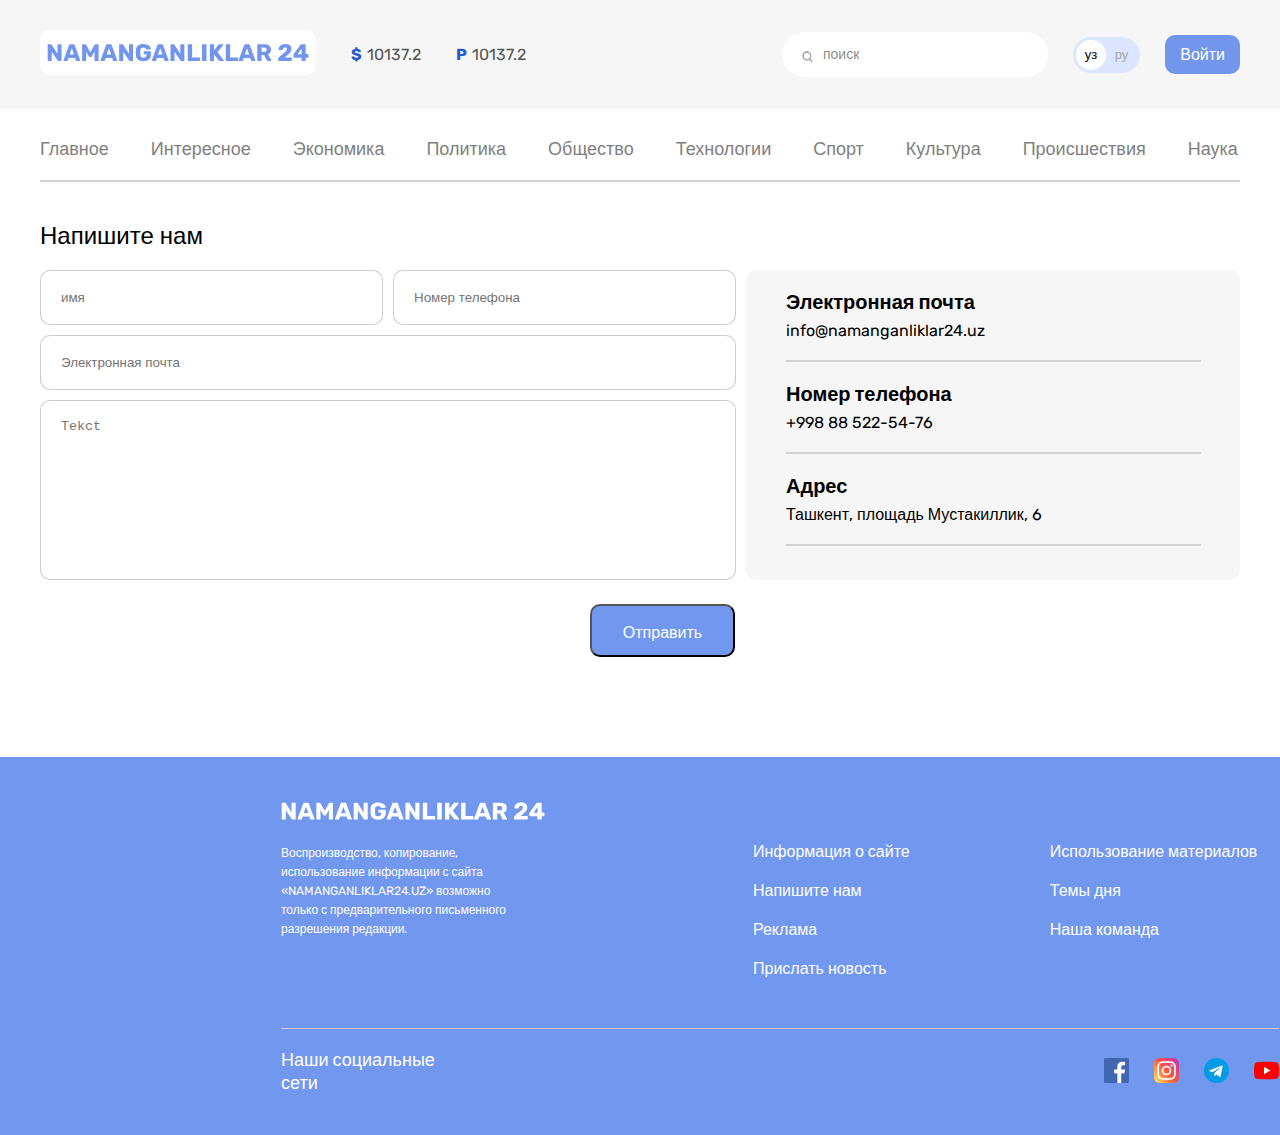
<file: index-4.html>
<!DOCTYPE html>
<html lang="ru">
<head>
    <meta charset="UTF-8">
    <meta http-equiv="X-UA-Compatible" content="IE=edge">
    <meta name="viewport" content="width=device-width, initial-scale=1.0">
    <title>NAMANGANLIKLAR-24</title>
    <link rel="stylesheet" href="./css/main.css">
</head>
<body>

    <!-- =======================HEADER========================= -->

    <header>
        <div class="hero-box">
            <div class="container">

                <div class="header-second-box">

                    <h1 class="visually-hidden">NAMANGANLIKLAR-24</h1>

                    <a href="./index.html"> <img class="logo-img" src="./images/NAMANGANLIKLAR-24.svg" alt="logo-img" width="276" height="45">
                    </a>

                    <ul class="hero-list">

                        <li class="hero-item">
                            <a class="hero-link" href="#"><strong class="hero-dollars">$</strong>10137.2</a>
                        </li>

                        <li class="hero-item">
                            <a class="hero-link" href="#"><strong class="hero-dollars">P</strong>10137.2</a>
                        </li>

                    </ul>

                    <div class="hero-thind-box">
                        <img class="hero-icon" src="./images/iconka-jpg.jpg" alt="icon-img" width="20" height="20">

                        <p class="hero-search">поиск</p>
                    </div>

                    <div class="hero-box-ru">

                        <div class="hero-box-uz">
                            <p class="hero-language-change-yз">уз</p>
                        </div>

                        <p class="hero-language-change-py">ру</p>

                    </div>

                    <a class="hero-link-exit" href="#">Войти</a>

                </div>

            </div>
        </div>

        <div class="container">

            <div class="header-main">

                <ul class="header-main-item">

                    <li class="header-main-list">
                        <a class="header-main-link" href="./index.html" target="blank">Главное</a>
                    </li>

                    <li class="header-main-list">
                        <a class="header-main-link" href="./index-2.html" target="blank">Интересное</a>
                    </li>

                    <li class="header-main-list">
                        <a class="header-main-link" href="#" target="blank">Экономика</a>
                    </li>

                    <li class="header-main-list">
                        <a class="header-main-link" href="#" target="blank">Политика</a>
                    </li>

                    <li class="header-main-list">
                        <a class="header-main-link" href="#" target="blank">Общество</a>
                    </li>

                    <li class="header-main-list">
                        <a class="header-main-link" href="#" target="blank">Технологии</a>
                    </li>

                    <li class="header-main-list">
                        <a class="header-main-link" href="#" target="blank">Спорт</a>
                    </li>

                    <li class="header-main-list">
                        <a class="header-main-link" href="#
                        " target="blank">Культура</a>
                    </li>

                    <li class="header-main-list">
                        <a class="header-main-link" href="#" target="blank">Происшествия</a>
                    </li>

                    <li class="header-main-list">
                        <a class="header-main-link" href="#" target="blank">Наука</a>
                    </li>

                </ul>

                <span class="header-line"></span>

            </div>

        </div>
    </header>

    <!-- ==========================MAIN==================== -->

    <main>
        <div class="container">

            <h2 class="the-title-of-the-entry">Напишите нам</h2>

            <div class="main-box">

                <form class="input-box" action="https://echo.htmlacademy.ru" method="post">
                    <div class="wrap-box">

                        <div class="div-box">

                            <input class="wrap-name-tel" type="text" name="имя" placeholder="имя" aria-label="имя" minlength="2" maxlength="100" required>

                            <input class="wrap-name-tel" type="tel" name="Номер телефона" placeholder="Номер телефона" aria-label="Номер телефона" maxlength="13"
                            minlength="9" required >

                        </div>

                        <input class="wrap-email" type="email" name="email" placeholder="Электронная почта" aria-label="Электронная почта" required>

                        <textarea class="wrap-textarea" name="text" id="text" cols="50" rows="10" aria-label="text" placeholder="Tekct" required></textarea>

                    </div>

                    <button class="wrap-submit" type="submit">Отправить</button>

                </form>


            <div class="basket-box">

                <strong class="basket-email">Электронная почта</strong>

                <a class="basket-mailto-link" href="mailto:info@namanganliklar24.uz" target="blank" >info@namanganliklar24.uz</a>

                <span class="basket-line"></span>

                <strong class="basket-email">Номер телефона</strong>

                <a class="basket-mailto-link" href="tel:+998885225476" target="blank" >+998 88 522-54-76</a>

                <span class="basket-line"></span>

                <strong class="basket-email">Адрес</strong>

                <a class="basket-mailto-link" href="https://www.google.com/maps/place/6+%D0%9F%D0%BB%D0%BE%D1%89%D0%B0%D0%B4%D1%8C+%D0%9C%D1%83%D1%81%D1%82%D0%B0%D0%BA%D0%B8%D0%BB%D0%BB%D0%B8%D0%BA,+%D0%A2%D0%B0%D1%88%D0%BA%D0%B5%D0%BD%D1%82+100078/@41.3118471,69.2662205,15.92z/data=!4m5!3m4!1s0x38ae8b3d4801cfa7:0xa47963500c773c82!8m2!3d41.3145639!4d69.2654968" target="blank" >Ташкент, площадь Мустакиллик, 6 </a>

                <span class="basket-line"></span>



            </div>
        </div>
        </div>
    </main>

    <!-- ====================FOOTER======================= -->

    <footer>
        <div class="container">
          <div class="footer-box ">

            <div  class="footer-boxs">

              <a class="basket-link" href="#" target="blank">  <img class="footer-img-logo"  src="./images/logo--svg.svg" alt="logo-img" width="264" height="28"></a>

              <a class="basket-link" href="#" target="blank"> <p class="footer-text">Воспроизводство, копирование, использование информации с сайта «NAMANGANLIKLAR24.UZ» возможно только с предварительного письменного разрешения редакции.
              </p>
            </a>

          </div>

          <ul class="footer-item" >
            <li class="footer-list" >
              <a class="basket-link" href="#" target="blank">     <p  class="footer-referense">Информация о сайте</p>
              </a>

              <a class="basket-link" href="./index-4.html" target="blank"><p class="footer-referense" >Напишите нам</p>
              </a>

              <a class="basket-link" href="#" target="blank"><p class="footer-referense" >Реклама</p>
              </a>

              <a class="basket-link" href="#" target="blank"><p class="footer-referense" >Прислать новость</p>
              </a>

            </li>

            <li class="footer-list">

              <a class="basket-link" href="#" target="blank"><p class="footer-referense" >Использование материалов</p>
              </a>

              <a class="basket-link" href="#" target="blank"><p class="footer-referense" >Темы дня</p>
              </a>

              <a class="basket-link" href="#" target="blank"><p class="footer-referense" >Наша команда </p>
              </a>

            </li>
          </ul>

        </div>

        <span class="footer-line"></span>
                  <!-- ===================features-box========================= -->

            <div class="features-box">
                <p class="footer-user">Наши социальные сети</p>

                <a class="footer-social-network-link " href="#" target="blank">      <img class="footer-social--network-img"  src="./images/image-123.png" alt="social-network-icon-img" width="25" height="25">
                </a>

                <a class="footer-social-network-link" href="#" target="blank">      <img  class="footer-social--network-img" src="./images/free-icon-124-png.png" alt="social-network-icon-img" width="25" height="25">
                </a>

                <a class="footer-social-network-link" href="#" target="blank">      <img class="footer-social--network-img"  src="./images/image-125-png.png" alt="social-network-icon-img" width="25" height="25">
                </a>

                <a class="footer-social-network-link" href="#" target="blank">      <img  class="footer-social--network-img" src="./images/free-icon-126-png.png" alt="social-network-icon-img" width="25" height="25">
                </a>
            </div>

        </div>

    </footer>

</body>
</html>
</file>
<file: css/main.css>
@font-face {
    font-family: 'Rubik';
    font-style: normal;
    font-weight: 400;
    src:
    url('../fonts/rubik-v14-latin-regular.woff2') format('woff2'),
    url('../fonts/rubik-v14-latin-regular.woff') format('woff');
}

@font-face {
    font-family: 'Rubik';
    font-style: normal;
    font-weight: 500;
    src:
    url('../fonts/rubik-v14-latin-500.woff2') format('woff2'),
    url('../fonts/rubik-v14-latin-500.woff') format('woff');
}

@font-face {
    font-family: 'Rubik';
    font-style: normal;
    font-weight: 700;
    src:
    url('../fonts/rubik-v14-latin-700.woff2') format('woff2'),
    url('../fonts/rubik-v14-latin-700.woff') format('woff');
}

*{
    box-sizing: border-box;
}

.visually-hidden {
    position: absolute;
    width: 1px;
    height: 1px;
    margin: -1px;
    padding: 0;
    overflow: hidden;
    border: 0;
    clip: rect(0 0 0 0)
}


body{
    margin: 0;
    padding: 0;
    font-family: 'Rubik' ,'Arial' , sans-serif;
}


.img{
    vertical-align: middle;
}

/* ============================HEADER============================== */

head{
    z-index: 5;
    position: fixed;

}

.hero-box{
    padding-top: 30px;
    padding-bottom: 30px;
    background: #F6F6F6;
    margin-bottom: 30px;
    /* position: relative;
    right:140px;
    z-index: 1;
    position: fixed; */
}

.container{
    width: 1240px;
    padding-right: 20px;
    padding-left: 20px;
    margin-right:  auto;
    margin-left:  auto;
}

.header-second-box{
    display: flex;
    align-items: center;
}

.logo-img{
    width: 276px;
    height: 45px;
    border-radius: 10px;
    margin-right: 35px;
}

.hero-list{
    display: flex;
    margin: 0;
    padding: 0;
    list-style: none;
    margin-right: 221px;

}

.hero-item{
    margin-right: 35px;
}

.hero-link{
    text-decoration: none;
    color: #555555;
}

.hero-dollars{
    font-style: normal;
    font-weight: bold;
    font-size: 16px;
    line-height: 19px;
    color: #2959CE;
    margin-right: 5px;
}

.hero-thind-box{
    display: flex;
    align-items: center;
    width: 275px;
    height: 45px;
    border-radius: 30px;
    background: #fff;
    padding-left: 15px;
    margin-right: 25px;
}

.hero-icon{
    width: 20px;
    height: 20px;
    margin-right: 6px;
    margin-top: 6px;
}

.hero-search{
    font-style: normal;
    font-weight: normal;
    font-size: 14px;
    line-height: 17px;
    color: #8D8D8D;
}

.hero-box-ru{
    display: flex;
    align-items: center;
    width: 70px;
    height: 36px;
    background: #DCE6FF;
    border-radius: 39px;
    margin-right: 25px;
}

.hero-box-uz{
    display: flex;
    align-items: center;
    background: #FFFFFF;
    width: 30px;
    height: 30px;
    border-radius: 50%;
    margin-left: 3px;
    margin-right: 9px;
}

.hero-language-change-yз{
    font-size: 13px;
    line-height: 15px;
    color: #000000;
    padding-left: 9px;
}

.hero-language-change-py{
    font-size: 13px;
    line-height: 15px;
    color: #A6A6A6;
}

.hero-link-exit{
    text-decoration: none;
    background: #7296EC;
    border-radius: 10px;
    padding: 10px 15px;
    font-weight: 500;
    font-size: 16px;
    line-height: 19px;
    color: #FFFFFF;
}

/* ======================HEADER-MAIN============================ */

/* .header-main{
    position: absolute;
    bottom: 0px;
    z-index: -1;

} */

.header-main-item{
    display: flex;
    list-style: none;
    margin: 0;
    padding: 0;
    margin-bottom: 20px;
}

.header-main-list{
    margin-right: 42px;
}

.header-main-link{
    text-decoration: none;
    font-weight: 500;
    font-size: 18px;
    line-height: 21px;
    text-align: center;
    color: #7F7F7F;
}

.header-main-link:hover{
    opacity: 0,5;
    color: #000;
}

.header-line{
    display: block;
    width: 1200px;
    height: 0px;
    border: 1px solid #D1D1D1;
    background: #D1D1D1;
    margin-bottom: 40px;
}

.header-advertisingh{
    text-decoration: none;
}

.header-advertising-shopme{
    width: 1200px;
    height: 128px;
    margin-bottom: 50px;
}

/* ============================MAIN======================== */

main{
    position: relative;
    z-index: -1;
}

.main-item{
    display: flex;
    align-items: center;
    flex-wrap: wrap;
    list-style: none;
    margin-left: -10px;
    margin: 0;
    padding: 0;
    margin-bottom: 60px;
}

.main-list{
    width: 380px;
    height: 408px;
    background: #F6F6F6;
    border-radius: 15px;
    padding: 8px 17px;
    margin: 10px;
}
.main-list-link{
    color: #000;
    text-decoration: none;
}

.main-thirid-titl{
    font-style: normal;
    width: 336px;
    font-weight: 700;
    font-size: 20px;
    line-height: 26px;
    color: #000000;
    margin-bottom: 10px;
}

.main-texst{
    font-size: 16px;
    line-height: 22px;
    color: #4A4B4C;
    margin-bottom: 15px;
}

.main-news-img{
    width: 346px;
    height: 165px;
    margin-bottom: 15px;
}

.main-img-icon{
    vertical-align: middle;
    width: 20px;
    height: 20px;
    margin-right: 10px;
}

.main-time-box{
    vertical-align: middle;
    font-size: 12px;
    line-height: 14px;
    color: #5E5F61;
}

.main-news-time{
    vertical-align: middle;
    font-size: 12px;
    line-height: 14px;
    color: #5E5F61;
}

/* =====================SITE-SECTION======================= */

.site-box{
    display: flex;
    align-items: center;
    width: 1050px;
    height: 100px;
    background: #FFCEAA;
    border-radius: 15px;
    margin: 0 auto;
    margin-bottom: 84px;
    background-image:url('../images/image[18]png.png');
}

.site-links{
    color: #000;
    text-decoration: none;
}

.site-news{
    font-weight: 500;
    font-size: 20px;
    line-height: 26px;
    color: #000000;
    padding: 24px 29px;
    width: 404px;
    margin-right: 397px;
}

.site-link{
    text-decoration: none;
    width: 149px;
    height: 50px;
    left: 1041px;
    top: 1253px;
    background: #F78B3B;
    border-radius: 10px;
    font-weight: 500;
    font-size: 20px;
    line-height: 24px;
    color: #ffff;
    padding: 13px 30px;
}

/* ======================SECTION========================= */

.wraps-box{
    display: flex;
}

.wrap-news-list{
    margin: 0;
    vertical-align: middle;
    font-weight: 700;
    font-size: 20px;
    line-height: 26px;
    color: #000000;
}

.wrap-news-item{
    font-weight: 700;
    font-size: 20px;
    line-height: 26px;
    color: #000000;
}

.wrap-news-link{
    color: #000;
    text-decoration: none;
}

.wrap-wrapper-box{
    display: flex;
}

.wrap-world{
    font-weight: 700;
    font-size: 24px;
    line-height: 28px;
    color: #000000;
    margin-bottom: 20px;
}

.wrap-item{
    list-style: none;
    margin: 0;
    padding: 0;
}

.wrap-list{
    display: flex;
    align-items: center;
    width: 797px;
    height: 205px;
    background: #F6F6F6;
    border-radius: 15px;
    padding: 20px;
    margin-bottom: 10px;
    margin-right: 10px;
}

.wrap-lists{
    margin-top: 17px;
    margin-bottom: 100px;
}

.wrap-img{
    width: 210px;
    height: 165px;
    margin-right: 15px;
    vertical-align: middle;
}

.wrap-boxs{
    vertical-align: middle;
}


.wrap-news{
    font-weight: 700;
    font-size: 20px;
    line-height: 26px;
    color: #000000;
    margin: 0;
    margin-bottom: 10px;
}

.wrap-text-list{
    margin: 0;
    font-size: 16px;
    line-height: 22px;
    color: #4A4B4C;
    margin-bottom: 17px;
}

.wrap-img-icon{
    width: 20px;
    height: 20px;
    vertical-align: middle;
    margin-right: 10px;
}

.box-time{
    display: flex;
    vertical-align: middle;
}

.wrap-box-time{
    font-size: 12px;
    line-height: 14px;
    color: #5E5F61;
    align-items: center;
}

.wrap-box-new{
    width: 796px;
    height: 53px;
    background:#EAEAEA;
    border-radius: 10px;
    padding: 1px 343px;
}

.wrap-slider-link{
    text-decoration: none;
}

.wrap-slider{
    font-weight: 00;
    font-size: 16px;
    line-height: 19px;
    color: #000000;
}

.wrapper-item{
    list-style: none;
    margin: 0;
    padding: 0;
}

.wrapper-list{
    width: 393px;
    height: 552px;
    background: #F6F6F6;
    border-radius: 15px;
    padding: 20px 17px;
    margin-bottom: 10px;
}

.wrapper-link-banner{
    text-decoration: none;
}

.wrapper-img-banner{
    width: 393px;
    height: 290px;
}

.wrapper-main-ititl{
    font-weight: 700;
    font-size: 24px;
    line-height: 28px;
    color: #000000;
    margin: 0;
    margin-bottom: 25px;
}

.wrapper-titl-link{
    color: #000;
    text-decoration: none;
}

.wrapper-titl{
    margin: 0;
    font-weight: 700;
    font-size: 18px;
    line-height: 24px;
    color: #000000;
    margin-bottom: 8px;
}

.wrapper-time-text{
    font-size: 13px;
    line-height: 15px;
    color: #5E5F61;
    margin-bottom: 200px;
}

.wrapper-line{
    display: block;
    width: 359px;
    height: 0px;
    border: 1px solid #D2D2D2;
    margin-top: 20px;
    margin-bottom: 20px;
}

/* ===========================FOOTER======================= */

footer{
    width: 100%px;
    background: #7297EF;
    padding: 40px 221px;
}

.footer-box{
    display: flex;
    margin-left: 40px;
}

.footer-img-link{
    text-decoration: none;
}

.footer-img-logo{
    width: 264px;
    height: 28px;
    margin-bottom: 15px;
}

.footer-text{
    display: flex;
    margin: 0;
    font-size: 12px;
    line-height: 19px;
    width: 229px;
    color: #FFFFFF;
    margin-right: 223px;
}

.footer-item{
    list-style: none;
    display: flex;
    margin: 0;
    padding: 0;
}

.footer-list{
    margin-right: 100px;
    margin-top: 25px;
    margin-bottom: 30px;
}

.footer-referense{
    margin: 0;
    margin: 20px;
    font-size: 16px;
    line-height: 19px;
    color: #FFFFFF;
}

.footer-line{
    display: block;
    width: 998px;
    height: 1px;
    background: #CECECE;
    margin-left: 40px;
    margin-bottom: 20px;
}

.features-box{
    display: flex;
    align-items: center;
}

.footer-user{
    margin: 0;
    margin-left: 40px;
    margin-right: 662px;
    font-weight: 500;
    font-size: 18px;
    line-height: 23px;
    color: #FFFFFF;
    width: 161px;
}

.footer-social-network-link{
    text-decoration: none;
}

.footer-social--network-img{
    width: 25px;
    height: 25px;
    margin-right: 25px;
}

.basket-link{
    text-decoration: none;
}

/* ===================INDEX-2HTML===================== */

.img-banners{
    width: 393px;
    height: 553px;
}

/* ===================INDEX-3HTML===================== */

.wrap-second-box{
    margin-right: 10px;
}

.holder-link{
    text-decoration: none;
    font-weight: 700;
    font-size: 24px;
    line-height: 28px;
    color: #000000;
}

.wrap-icon-img{
    width: 30px;
    height: 30px;
    vertical-align: middle;
}

.wrap-span-time{
    font-size: 14px;
    line-height: 17px;
    color: #5E5F61;
}
.wrap-titl{
    width: 797px;
    font-weight: 700;
    font-size: 26px;
    line-height: 36px;
    color: #000000;
}

.wrap-img-tesla{
    width: 797px;
    height: 300px;
    border-radius: 13px;
    margin-bottom: 25px;
}

.wrap-text{
    width: 797px;
    font-size: 20px;
    line-height: 30px;
    color: #000000;
    margin-bottom: 24px;
}

.wrap-line{
    display: block;
    width: 780px;
    height: 2px;
    border: 1px solid #D2D2D2;
    margin-bottom: 60px;
}

.holder-box{
    margin-left: -25px;
}

.holder-list{
    display: flex;
    margin: 0;
    padding: 0;
    list-style: none;
    margin-left: -15px;
}

.holder-item{
    width: 393px;
    height: 215px;
    background: #F6F6F6;
    border-radius: 15px;
    padding: 20px;
    margin-bottom: 100px;
    margin-right: 10px;
}

.holder-secondary-titl{
    width: 338px;
    margin: 0;
    margin-bottom: 10px;
}

.holder-links{
    text-decoration: none;
    font-weight: 700;
    font-size: 20px;
    line-height: 26px;
    color: #000000;
}

.holder-text{
    margin: 0;
    font-size: 16px;
    line-height: 22px;
    color: #4A4B4C;
    margin-bottom: 20px;
}

.holder-icon{
    width: 30px;
    height: 30px;
    vertical-align: middle;
}

/* =====================index-4.html======================== */

.main-box{
    display: flex;
}

.the-title-of-the-entry{
    font-weight: 500;
    font-size: 24px;
    line-height: 28px;
    color: #000000;
    margin-bottom: 20px;
}

.wrap-box{
    display: block;
}

.div-box{
    display: flex;
}

.wrap-name-tel{
    width: 343px;
    height: 55px;
    background: #FFFFFF;
    border: 1px solid rgba(0, 0, 0, 0.2);
    box-sizing: border-box;
    border-radius: 10px;
    padding: 18px 20px;
    margin-right: 10px;
    margin-bottom: 10px;
}

.wrap-email{
    display: block;
    width: 696px;
    height: 55px;
    left: 120px;
    top: 349px;
    background: #FFFFFF;
    border: 1px solid rgba(0, 0, 0, 0.2);
    box-sizing: border-box;
    border-radius: 10px;
    padding: 18px 20px;
    margin-right: 10px;
    margin-bottom: 10px;
}

.wrap-textarea{
    width: 696px;
    height: 180px;
    left: 120px;
    top: 414px;
    background: #FFFFFF;
    border: 1px solid rgba(0, 0, 0, 0.2);
    box-sizing: border-box;
    border-radius: 10px;
    resize: none;
    padding: 18px 20px;
    margin-right: 10px;
    margin-bottom: 20px;
}

.wrap-submit{
    display: block;
    font-weight: 500;
    font-size: 16px;
    line-height: 19px;
    color: #FFFFFF;
    width: 145px;
    height: 53px;
    left: 671px;
    top: 614px;
    background: #7297EF;
    border-radius: 10px;
    padding: 17px 30px;
    margin-bottom: 100px;
    margin-left: 550px;
}

.basket-box{
    width: 494px;
    height: 310px;
    left: 826px;
    top: 284px;
    background: #F6F6F6;
    border-radius: 10px;
    padding: 20px 40px;
}

.basket-email{
    display: block;
    font-weight: 700;
    font-size: 20px;
    line-height: 24px;
    color: #000000;
    margin-bottom: 7px;
}

.basket-mailto-link{
    display: block;
    text-decoration: none;
    font-size: 16px;
    line-height: 19px;
    color: #000000;
    margin-bottom: 20px;
}

.basket-line{
    display: block;
    width: 415px;
    height: 0px;
    border: 1px solid #D2D2D2;
    background-color: #C5C5C5;
    margin-bottom: 20px;
}
</file>
